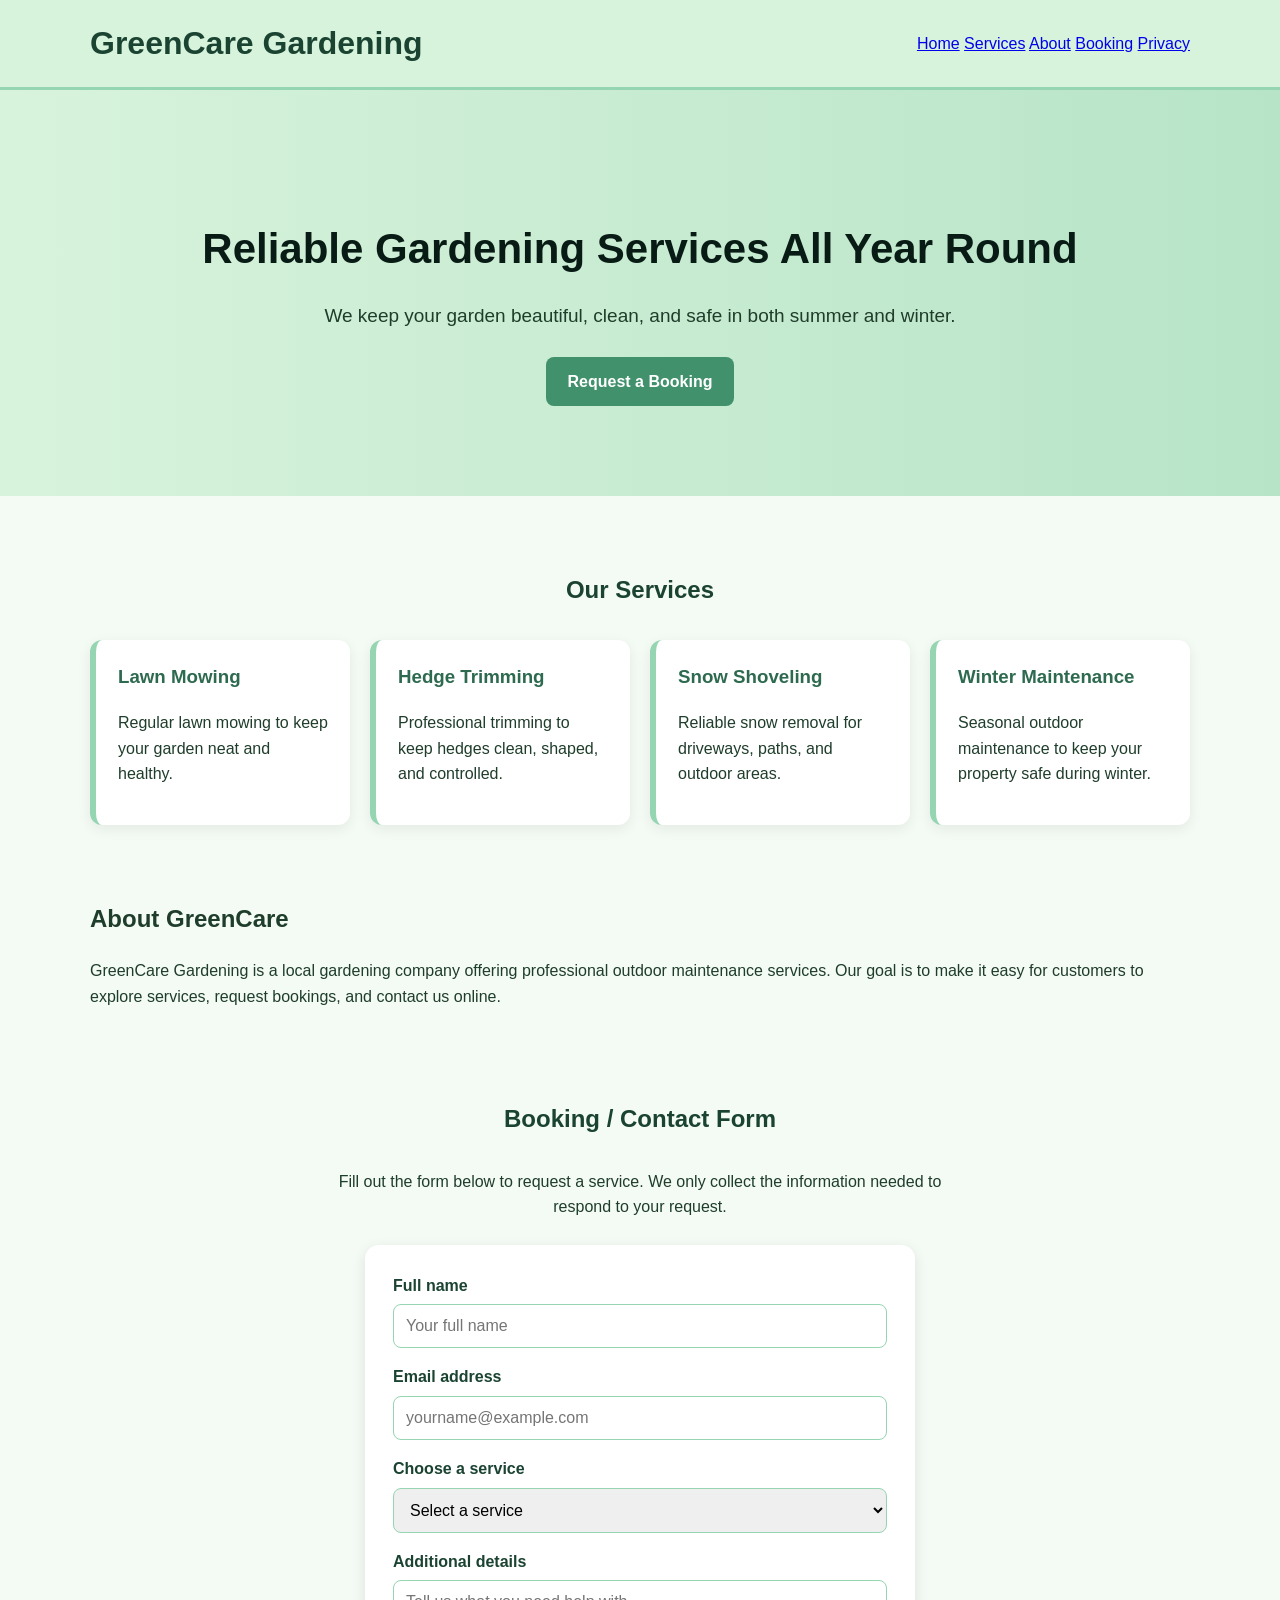
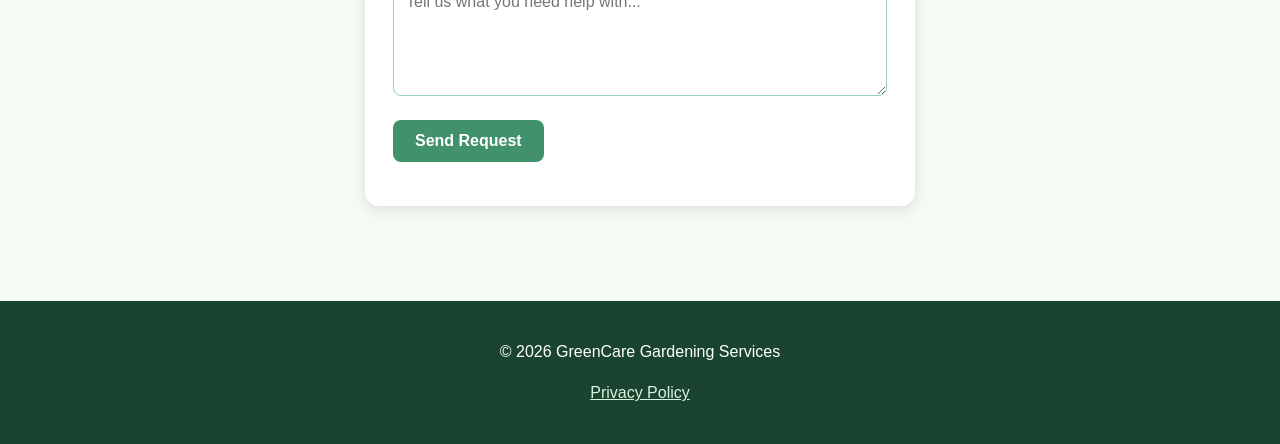
<file: index.html>
<!DOCTYPE html>
<html lang="en">
<head>
  <meta charset="UTF-8" />
  <meta name="viewport" content="width=device-width, initial-scale=1.0" />
  <title>GreenCare Gardening Services</title>
  <meta name="description" content="Professional gardening services including lawn mowing, hedge trimming, snow shoveling, and winter maintenance." />
  <link rel="stylesheet" href="style.css" />
</head>
<body>
  <header class="site-header">
    <div class="container header-content">
      <h1>GreenCare Gardening</h1>
      <nav>
        <a href="#home">Home</a>
        <a href="#services">Services</a>
        <a href="#about">About</a>
        <a href="#booking">Booking</a>
        <a href="privacy.html">Privacy</a>
      </nav>
    </div>
  </header>

  <main>
    <section id="home" class="hero">
      <div class="container">
        <h2>Reliable Gardening Services All Year Round</h2>
        <p>We keep your garden beautiful, clean, and safe in both summer and winter.</p>
        <a class="btn" href="#booking">Request a Booking</a>
      </div>
    </section>

    <section id="services" class="container section">
      <h2>Our Services</h2>

      <div class="service-grid">
        <article class="service-card">
          <h3>Lawn Mowing</h3>
          <p>Regular lawn mowing to keep your garden neat and healthy.</p>
        </article>

        <article class="service-card">
          <h3>Hedge Trimming</h3>
          <p>Professional trimming to keep hedges clean, shaped, and controlled.</p>
        </article>

        <article class="service-card">
          <h3>Snow Shoveling</h3>
          <p>Reliable snow removal for driveways, paths, and outdoor areas.</p>
        </article>

        <article class="service-card">
          <h3>Winter Maintenance</h3>
          <p>Seasonal outdoor maintenance to keep your property safe during winter.</p>
        </article>
      </div>
    </section>

    <section id="about" class="about-section">
      <div class="container">
        <h2>About GreenCare</h2>
        <p>
          GreenCare Gardening is a local gardening company offering professional outdoor
          maintenance services. Our goal is to make it easy for customers to explore
          services, request bookings, and contact us online.
        </p>
      </div>
    </section>

    <section id="booking" class="container section">
      <h2>Booking / Contact Form</h2>
      <p class="form-intro">
        Fill out the form below to request a service. We only collect the information
        needed to respond to your request.
      </p>

      <form id="bookingForm" novalidate>
        <label for="name">Full name</label>
        <input id="name" name="name" type="text" placeholder="Your full name" />

        <label for="email">Email address</label>
        <input id="email" name="email" type="email" placeholder="yourname@example.com" />

        <label for="service">Choose a service</label>
        <select id="service" name="service">
          <option value="">Select a service</option>
          <option value="Lawn Mowing">Lawn Mowing</option>
          <option value="Hedge Trimming">Hedge Trimming</option>
          <option value="Snow Shoveling">Snow Shoveling</option>
          <option value="Winter Maintenance">Winter Maintenance</option>
        </select>

        <label for="message">Additional details</label>
        <textarea id="message" name="message" rows="5" placeholder="Tell us what you need help with..."></textarea>

        <button type="submit">Send Request</button>

        <p id="formMessage" class="form-message"></p>
      </form>
    </section>
  </main>

  <footer class="site-footer">
    <p>© 2026 GreenCare Gardening Services</p>
    <p><a href="privacy.html">Privacy Policy</a></p>
  </footer>

  <script src="script.js"></script>
</body>
</html>
</file>
<file: style.css>
* {
  box-sizing: border-box;
}

html {
  scroll-behavior: smooth;
}

body {
  margin: 0;
  font-family: Arial, sans-serif;
  background: #f4fbf4;
  color: #1f3d2b;
  line-height: 1.6;
}

.container {
  width: 90%;
  max-width: 1100px;
  margin: auto;
}

.site-header {
  background: #d8f3dc;
  border-bottom: 3px solid #95d5b2;
  padding: 18px 0;
}

.header-content {
  display: flex;
  justify-content: space-between;
  align-items: center;
  flex-wrap: wrap;
}

.site-header h1 {
  margin: 0;
  color: #1b4332;
}

.main-nav {
  display: flex;
  gap: 18px;
  flex-wrap: wrap;
}

.main-nav a {
  color: #1b4332;
  text-decoration: none;
  font-weight: bold;
  padding: 8px 10px;
  border-radius: 6px;
}

.main-nav a:hover {
  background: #b7e4c7;
  color: #081c15;
}

.hero {
  background: linear-gradient(to right, #d8f3dc, #b7e4c7);
  text-align: center;
  padding: 90px 20px;
}

.hero h2 {
  font-size: 42px;
  margin-bottom: 15px;
  color: #081c15;
}

.hero p {
  font-size: 19px;
  margin-bottom: 25px;
}

.btn,
button {
  display: inline-block;
  background: #40916c;
  color: white;
  padding: 12px 22px;
  border-radius: 8px;
  border: none;
  text-decoration: none;
  font-weight: bold;
  cursor: pointer;
  font-size: 16px;
}

.btn:hover,
button:hover {
  background: #2d6a4f;
}

.home-images {
  display: grid;
  grid-template-columns: repeat(3, 1fr);
  gap: 18px;
  margin-top: 35px;
}

.home-images img {
  width: 100%;
  height: 230px;
  object-fit: cover;
  border-radius: 14px;
  box-shadow: 0 4px 14px rgba(0, 0, 0, 0.12);
}

.section {
  padding: 55px 0;
}

.section h2 {
  text-align: center;
  color: #1b4332;
  margin-bottom: 30px;
}

.service-grid {
  display: grid;
  grid-template-columns: repeat(4, 1fr);
  gap: 20px;
}

.service-card {
  background: white;
  border-left: 6px solid #95d5b2;
  padding: 22px;
  border-radius: 12px;
  box-shadow: 0 4px 14px rgba(0, 0, 0, 0.07);
}

.service-card h3 {
  margin-top: 0;
  color: #2d6a4f;
}

.form-intro {
  text-align: center;
  max-width: 650px;
  margin: 0 auto 25px;
}

form {
  max-width: 550px;
  margin: auto;
  background: white;
  padding: 28px;
  border-radius: 14px;
  box-shadow: 0 4px 14px rgba(0, 0, 0, 0.1);
}

label {
  display: block;
  font-weight: bold;
  margin-bottom: 6px;
  color: #1b4332;
}

input,
select,
textarea {
  width: 100%;
  padding: 12px;
  margin-bottom: 16px;
  border: 1px solid #95d5b2;
  border-radius: 8px;
  font-size: 16px;
  font-family: Arial, sans-serif;
}

input:focus,
select:focus,
textarea:focus {
  outline: none;
  border-color: #40916c;
}

.error {
  border-color: #d00000;
  background: #fff0f0;
}

.form-message {
  margin-top: 15px;
  font-weight: bold;
  text-align: center;
}

.form-message.success {
  color: #1b4332;
  background: #d8f3dc;
  padding: 12px;
  border-radius: 8px;
}

.form-message.error-text {
  color: #d00000;
}

.privacy-page {
  max-width: 850px;
}

.privacy-page h2 {
  text-align: left;
}

.privacy-page h3 {
  color: #2d6a4f;
  margin-top: 25px;
}

.site-footer {
  background: #1b4332;
  color: white;
  text-align: center;
  padding: 22px;
  margin-top: 40px;
}

.site-footer a {
  color: #d8f3dc;
}

@media (max-width: 900px) {
  .service-grid {
    grid-template-columns: repeat(2, 1fr);
  }

  .home-images {
    grid-template-columns: 1fr;
  }

  .hero h2 {
    font-size: 34px;
  }
}

@media (max-width: 650px) {
  .header-content {
    flex-direction: column;
    text-align: center;
  }

  .main-nav {
    justify-content: center;
    margin-top: 12px;
    gap: 8px;
  }

  .main-nav a {
    display: block;
  }

  .hero {
    padding: 65px 15px;
  }

  .hero h2 {
    font-size: 28px;
  }

  .service-grid {
    grid-template-columns: 1fr;
  }

  form {
    padding: 22px;
  }
}
</file>
